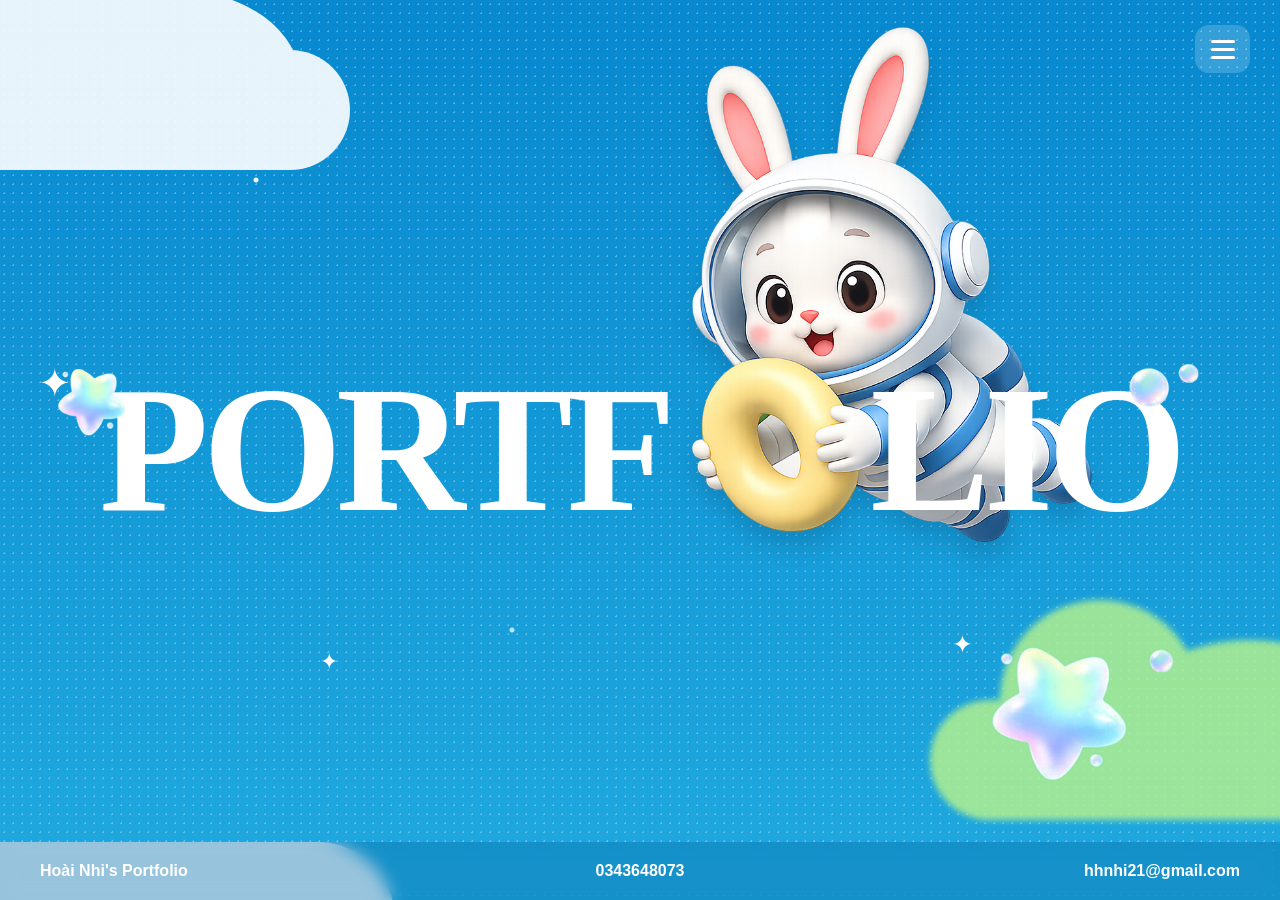
<file: index.html>
<!DOCTYPE html>
<html lang="vi">
    
<head>
    <meta charset="UTF-8">
    <meta name="viewport" content="width=device-width, initial-scale=1.0">

    <title>Hoài Nhi | Portfolio</title>

    <link rel="stylesheet" href="style.css">
</head>

<body>

   <!-- ================= HEADER ================= -->

<header class="header">

    <div class="background-decor">
        <img src="images/star.png" class="star star-1">
        <img src="images/star.png" class="star star-2">

        <img src="images/bubble.png" class="bubble bubble-1">
        <img src="images/bubble.png" class="bubble bubble-2">
        <img src="images/bubble.png" class="bubble bubble-3">
    </div>

    <!-- MENU BUTTON -->
    <button class="menu-button" id="menuButton">
        <span></span>
        <span></span>
        <span></span>
    </button>

</header>

    <!-- ================= MENU ================= -->

    <nav class="menu" id="menu">

        <a href="about.html">Hồ sơ</a>

        <a href="skills.html">Kho kỹ năng</a>

        <a href="experience.html">Lịch sử công việc</a>

        <a href="projects.html">Dự án nổi bật</a>

        <a href="certificates.html">Chứng chỉ</a>

    </nav>


    <!-- ================= HOME ================= -->

    <main class="home">

        <!-- Background decoration -->

        <div class="cloud cloud-1"></div>

        <div class="cloud cloud-2"></div>

        <div class="cloud cloud-3"></div>


        <!-- Stars -->

        <div class="star star-1">✦</div>

        <div class="star star-2">✦</div>

        <div class="star star-3">✦</div>


        <!-- PORTFOLIO -->

        <div class="portfolio-title">

            <span>PORTF</span>

           <div class="rabbit-area">

    <div class="rabbit">
        <img src="images/rabbit.png" alt="Hoài Nhi Rabbit">
    </div>

</div>

            <span>LIO</span>

        </div>

    </main>


    <!-- ================= FOOTER ================= -->

    <footer class="footer">

          <div>
        Hoài Nhi's Portfolio
    </div>

    <div>
        0343648073
    </div>

    <div>
        <a href="mailto:hhnhi21@gmail.com">
            hhnhi21@gmail.com
        </a>
    </div>

</footer>
</div>

    </footer>


    <script src="script.js"></script>

</body>

</html>
</file>
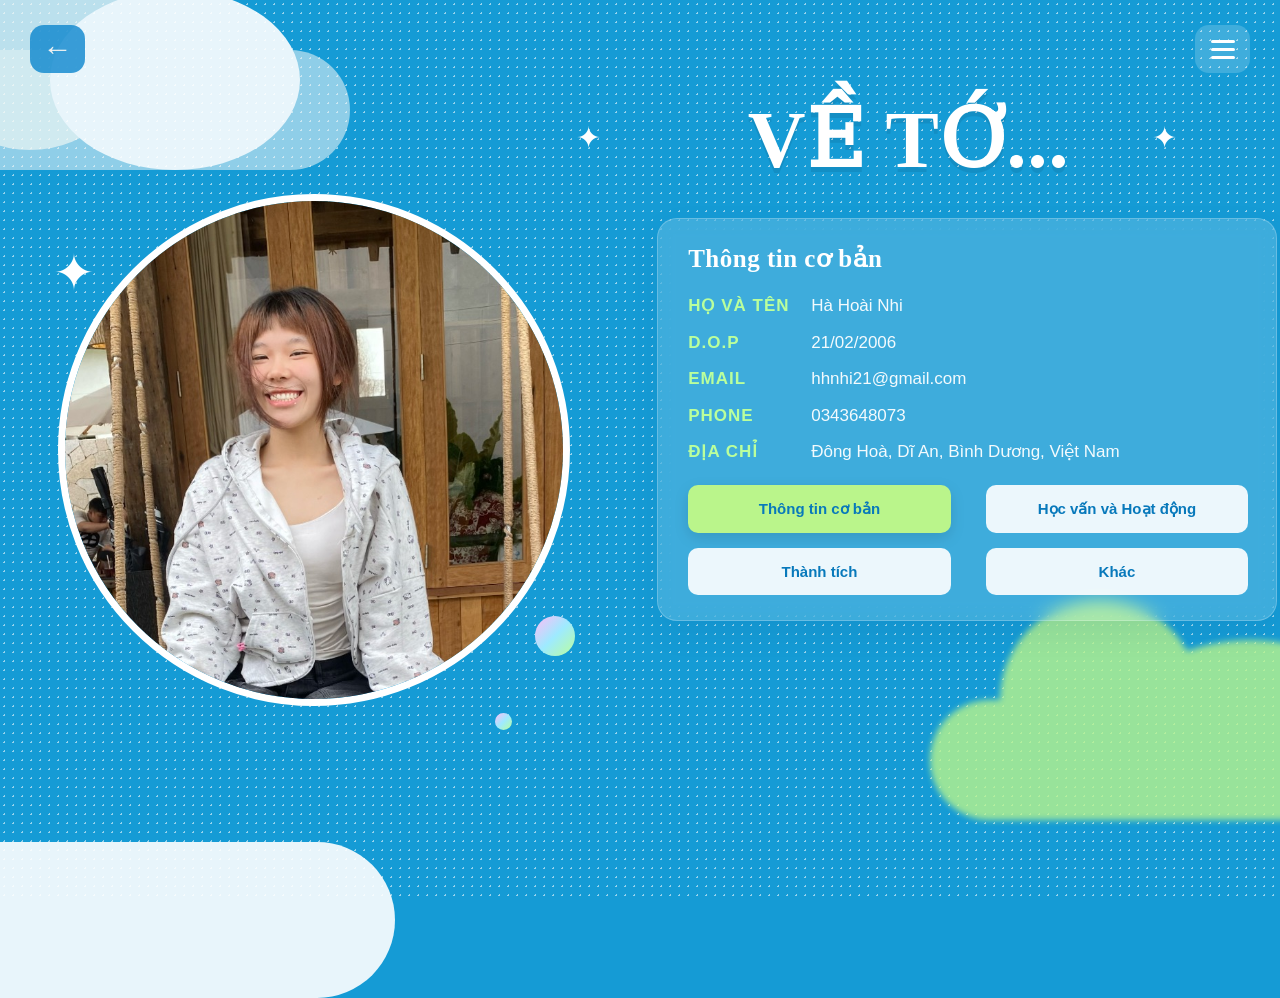
<file: about.html>
<!DOCTYPE html>
<html lang="en">

<head>

    <meta charset="UTF-8">

    <meta name="viewport" content="width=device-width, initial-scale=1.0">

    <title>About Me | Hoài Nhi</title>

    <link rel="stylesheet" href="about.css">

</head>


<body>


    <!-- ==========================================
         BACKGROUND
    =========================================== -->

    <div class="background-dots"></div>


    <!-- ==========================================
         CLOUDS
    =========================================== -->

    <div class="cloud cloud-1"></div>

    <div class="cloud cloud-2"></div>

    <div class="cloud cloud-3"></div>



    <!-- ==========================================
         DECORATION
    =========================================== -->

    <div class="star star-1">✦</div>

    <div class="star star-2">✦</div>

    <div class="bubble bubble-1"></div>

    <div class="bubble bubble-2"></div>



    <!-- ==========================================
         BACK BUTTON
    =========================================== -->

    <a href="index.html" class="back-button">

        <span>←</span>

    </a>



    <!-- ==========================================
         MENU BUTTON
    =========================================== -->

    <button class="menu-button" id="menuButton">

        <span></span>

        <span></span>

        <span></span>

    </button>



    <!-- ==========================================
         MENU
    =========================================== -->

    <nav class="menu" id="sideMenu">


        <a href="about.html">
            Hồ sơ
        </a>


        <a href="skills.html">
            Kho kỹ năng
        </a>


        <a href="experience.html">
            Lịch sử công việc
        </a>
        
        
        <a href="projects.html">
            Dự án nổi bật
        </a>


        <a href="certificates.html">
            Chứng chỉ
        </a>


    </nav>

<!-- ==========================================
     MAIN CONTENT
=========================================== -->

<main class="about-container">


    <!-- ======================================
         LEFT — PROFILE IMAGE
    ======================================= -->

    <section class="about-left">

        <div class="profile-wrapper">

            <div class="profile-circle">

                <img
                    src="images/hoainhi.jpg"
                    alt="Hoài Nhi"
                >

            </div>

            <div class="profile-star">
                ✦
            </div>

            <div class="profile-bubble"></div>

        </div>

    </section>



    <!-- ======================================
         RIGHT — ABOUT CONTENT
    ======================================= -->

    <section class="about-right">


        <!-- ==================================
             TITLE
        =================================== -->

        <h1 class="about-title">
            VỀ TỚ...
        </h1>



        <!-- ==================================
             CONTENT
        =================================== -->

        <div class="about-content">


            <!-- ==========================================
     THÔNG TIN CƠ BẢN
=========================================== -->

<div class="content-section active" id="basic">

    <h2>Thông tin cơ bản</h2>

    <p>
        <strong>Họ và tên</strong>
        <span>Hà Hoài Nhi</span>
    </p>

    <p>
        <strong>D.O.P</strong>
        <span>21/02/2006</span>
    </p>

    <p>
        <strong>Email</strong>
        <span>hhnhi21@gmail.com</span>
    </p>

    <p>
        <strong>Phone</strong>
        <span>0343648073</span>
    </p>

    <p>
        <strong>Địa chỉ</strong>
        <span>Đông Hoà, Dĩ An, Bình Dương, Việt Nam</span>
    </p>

</div>


<!-- ==========================================
     HỌC VẤN & HOẠT ĐỘNG
=========================================== -->

<div class="content-section" id="education & activities">

    <h2>Học vấn</h2>

    <p>
        <strong>Trường</strong>
        <span>
            Đại học Kinh tế - Luật, ĐHQG-HCM
        </span>
    </p>

    <p>
        <strong>Ngành</strong>
        <span>Công nghệ Tài chính (Fintech)</span>
    </p>

    <p>
        <strong>GPA</strong>
        <span>8.2</span>
    </p>

    <p>
        <strong>Rèn luyện</strong>
        <span>93</span>
    </p>

    <h2 class="sub-title">Hoạt động</h2>

    <p>
        <strong>Chi đoàn</strong>
        <span>Phó Bí thư Chi đoàn</span>
    </p>

    <p>
        <strong>Chi hội</strong>
        <span>Chi hội trưởng</span>
    </p>

    <p>
        <strong>FBG</strong>
        <span>Phó ban Đối ngoại</span>
    </p>

</div>


<!-- ==========================================
     THÀNH TÍCH
=========================================== -->

<div class="content-section" id="achievements">

    <h2>Thành tích</h2>

    <p>
        <strong>2020</strong>
        <span>
            Giải Ba Học sinh giỏi Ngữ văn cấp Tỉnh
        </span>
    </p>

    <p>
        <strong>2021</strong>
        <span>
            Giải Ba cuộc thi "Khí tượng Thủy văn trong em"
            cấp Quốc gia
        </span>
    </p>

    <p>
        <strong>2022</strong>
        <span>
            Giải Khuyến khích Nghiên cứu Khoa học cấp Tỉnh
        </span>
    </p>

    <p>
        <strong>2023</strong>
        <span>
            Giải Khuyến khích Học sinh giỏi Ngữ văn cấp Tỉnh
        </span>
    </p>

</div>


<!-- ==========================================
     KHÁC
=========================================== -->

<div class="content-section" id="other">

    <h2>Đang tự học</h2>

    <p>
        <strong>01</strong>
        <span>UML</span>
    </p>

    <p>
        <strong>02</strong>
        <span>BPMN</span>
    </p>

    <p>
        <strong>03</strong>
        <span>Agile Scrum</span>
    </p>

</div>


        <!-- ==================================
             4 BUTTONS
        =================================== -->

        <div class="about-buttons">

            <button
                class="about-btn active"
                data-target="basic"
            >
                Thông tin cơ bản
            </button>

            <button
                class="about-btn"
                data-target="education & activities"
            >
                Học vấn và Hoạt động
            </button>

            <button
                class="about-btn"
                data-target="achievements"
            >
                Thành tích
            </button>


            <button
                class="about-btn"
                data-target="other"
            >
                Khác
            </button>

        </div>

    </section>

</main>
<script>

const menuButton =
    document.getElementById("menuButton");

const sideMenu =
    document.getElementById("sideMenu");


/* ==============================
   MENU
============================== */

menuButton.addEventListener("click", function () {

    sideMenu.classList.toggle("show");

});


/* Click ra ngoài menu */

document.addEventListener("click", function (event) {

    if (
        !menuButton.contains(event.target) &&
        !sideMenu.contains(event.target)
    ) {

        sideMenu.classList.remove("show");

    }

});


/* ==============================
   ABOUT BUTTONS
============================== */

const aboutButtons =
    document.querySelectorAll(".about-btn");

const contentSections =
    document.querySelectorAll(".content-section");


aboutButtons.forEach(function (button) {

    button.addEventListener("click", function () {

        const target =
            button.getAttribute("data-target");


        /* Tắt active của tất cả nút */

        aboutButtons.forEach(function (btn) {

            btn.classList.remove("active");

        });


        /* Ẩn tất cả nội dung */

        contentSections.forEach(function (section) {

            section.classList.remove("active");

        });


        /* Bật nút được chọn */

        button.classList.add("active");


        /* Hiện nội dung tương ứng */

        document
            .getElementById(target)
            .classList.add("active");

    });

});

</script>
</file>
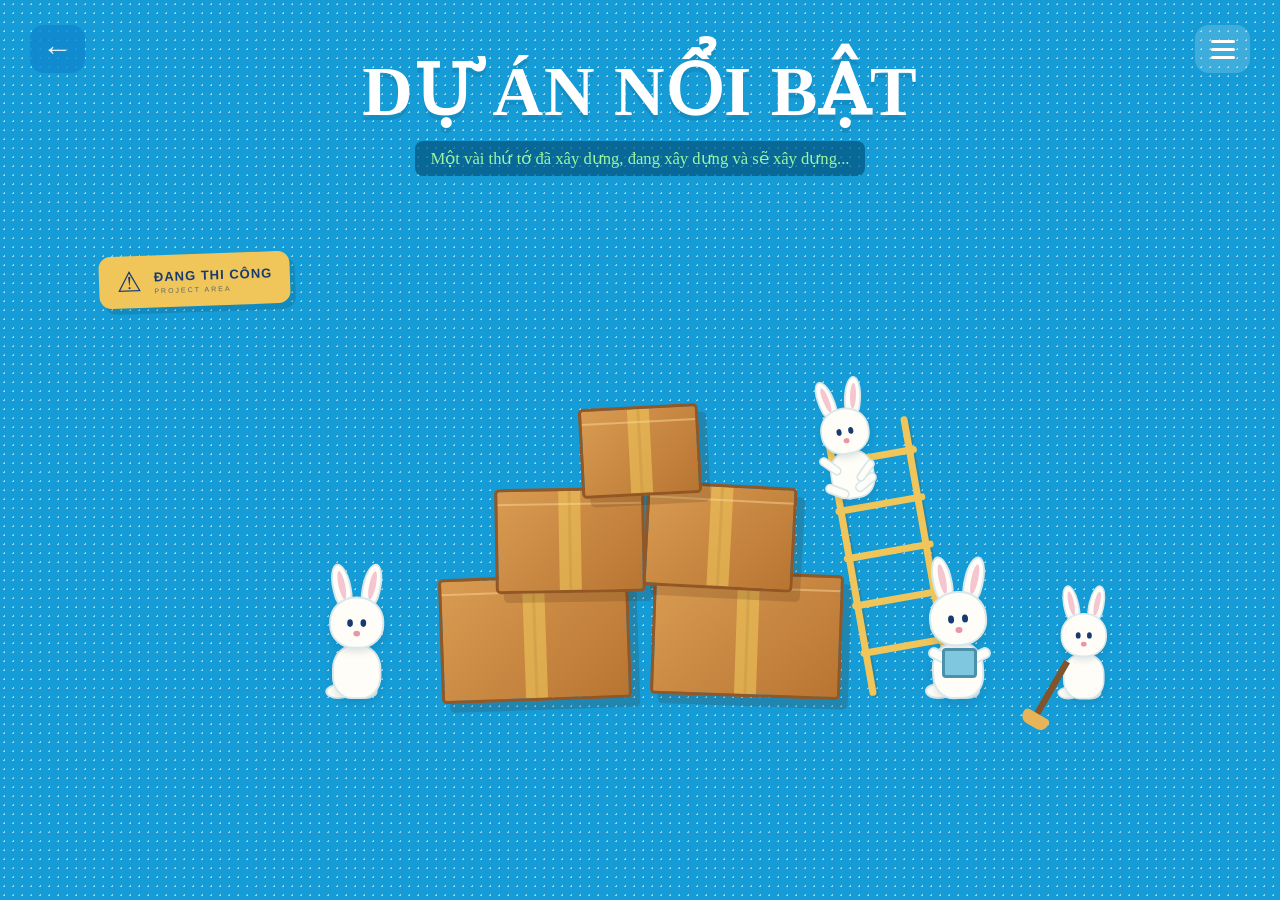
<file: projects.html>
<!DOCTYPE html>
<html lang="vi">

<head>
    <meta charset="UTF-8">

    <meta name="viewport"
          content="width=device-width, initial-scale=1.0">

    <title>Dự án - Hà Hoài Nhi</title>

    <link rel="stylesheet" href="projects.css">
</head>

<body>

<!-- =====================================================
     BACK BUTTON
===================================================== -->

<button class="back-button" onclick="history.back()">
    <span>←</span>
</button>


<!-- =====================================================
     MENU BUTTON
===================================================== -->

<button class="menu-button" id="menuButton">

    <span></span>
    <span></span>
    <span></span>

</button>


<!-- =====================================================
     MENU PANEL
===================================================== -->

<div class="menu-panel" id="menuPanel">

    <a href="about.html">
        Hồ sơ
    </a>

    <a href="skills.html">
        Kho kỹ năng
    </a>

    <a href="experience.html">
        Lịch sử công việc
    </a>

    <a href="projects.html" class="active">
        Dự án nổi bật
    </a>

    <a href="certificates.html">
        Chứng chỉ
    </a>

</div>



<!-- =====================================================
     MAIN
===================================================== -->

<main class="projects-page">


    <!-- =================================================
         HEADER
    ================================================== -->

    <header class="page-header">

        <h1>DỰ ÁN NỔI BẬT</h1>

        <p>
            Một vài thứ tớ đã xây dựng, đang xây dựng và sẽ xây dựng...
        </p>

    </header>

<!-- =====================================================
     CONSTRUCTION SITE
===================================================== -->

<section class="construction-site">

    <!-- =========================
         BIỂN ĐANG THI CÔNG
    ========================== -->

    <div class="construction-sign-board">

        <div class="warning-icon">⚠</div>

        <div class="sign-text">
            <strong>ĐANG THI CÔNG</strong>
            <span>PROJECT AREA</span>
        </div>

    </div>


    <!-- =========================
         THỎ 1 — ĐANG NHÌN THÙNG
    ========================== -->

    <div class="bunny bunny-look">

        <div class="bunny-ear ear-left"></div>
        <div class="bunny-ear ear-right"></div>

        <div class="bunny-head">

            <div class="bunny-eye eye-left"></div>
            <div class="bunny-eye eye-right"></div>

            <div class="bunny-nose"></div>

        </div>

        <div class="bunny-body"></div>

        <div class="bunny-foot foot-left"></div>
        <div class="bunny-foot foot-right"></div>

    </div>


    <!-- =========================
         THÙNG CHÍNH
    ========================== -->

    <div class="boxes-main">

        <!-- tầng dưới -->

        <div class="box box-large box-a">
            <div class="box-tape"></div>
        </div>

        <div class="box box-large box-b">
            <div class="box-tape"></div>
        </div>


        <!-- tầng giữa -->

        <div class="box box-medium box-c">
            <div class="box-tape"></div>
        </div>

        <div class="box box-medium box-d">
            <div class="box-tape"></div>
        </div>


        <!-- tầng trên -->

        <div class="box box-small box-e">
            <div class="box-tape"></div>
        </div>

    </div>


    <!-- =========================
         THỎ 2 — ĐANG BÊ ĐỒ
    ========================== -->

    <div class="bunny bunny-carry">

        <div class="bunny-ear ear-left"></div>
        <div class="bunny-ear ear-right"></div>

        <div class="bunny-head">

            <div class="bunny-eye eye-left"></div>
            <div class="bunny-eye eye-right"></div>

            <div class="bunny-nose"></div>

        </div>

        <div class="bunny-body"></div>

        <div class="bunny-arms">

            <div class="arm-left"></div>
            <div class="arm-right"></div>

        </div>

        <!-- món đồ đang bê -->

        <div class="carried-item"></div>

        <div class="bunny-foot foot-left"></div>
        <div class="bunny-foot foot-right"></div>

    </div>


    <!-- =========================
         THANG
    ========================== -->

    <div class="ladder">

        <div class="ladder-side ladder-left"></div>
        <div class="ladder-side ladder-right"></div>

        <div class="ladder-step step-1"></div>
        <div class="ladder-step step-2"></div>
        <div class="ladder-step step-3"></div>
        <div class="ladder-step step-4"></div>
        <div class="ladder-step step-5"></div>

    </div>


    <!-- =========================
         THỎ 3 — ĐANG LEO THANG
    ========================== -->

    <div class="bunny bunny-climb">

        <div class="bunny-ear ear-left"></div>
        <div class="bunny-ear ear-right"></div>

        <div class="bunny-head">

            <div class="bunny-eye eye-left"></div>
            <div class="bunny-eye eye-right"></div>

            <div class="bunny-nose"></div>

        </div>

        <div class="bunny-body"></div>

        <div class="bunny-arm-climb arm-climb-left"></div>
        <div class="bunny-arm-climb arm-climb-right"></div>

        <div class="bunny-leg-climb leg-climb-left"></div>
        <div class="bunny-leg-climb leg-climb-right"></div>

    </div>


    <!-- =========================
         THỎ 4 — NGỒI DỌN ĐỒ
    ========================== -->
    <div class="bunny bunny-clean">

        <div class="bunny-ear ear-left"></div>
        <div class="bunny-ear ear-right"></div>

        <div class="bunny-head">

            <div class="bunny-eye eye-left"></div>
            <div class="bunny-eye eye-right"></div>

            <div class="bunny-nose"></div>

        </div>

        <div class="bunny-body"></div>

        <div class="broom"></div>

        <div class="bunny-foot foot-left"></div>
        <div class="bunny-foot foot-right"></div>

    </div>

</section>


<script>

const menuButton = document.getElementById("menuButton");
const menuPanel = document.getElementById("menuPanel");

menuButton.addEventListener("click", function () {
    menuPanel.classList.toggle("open");
});

document.addEventListener("click", function (event) {

    if (
        !menuButton.contains(event.target) &&
        !menuPanel.contains(event.target)
    ) {
        menuPanel.classList.remove("open");
    }

});

</script>

</body>
</html>
</file>
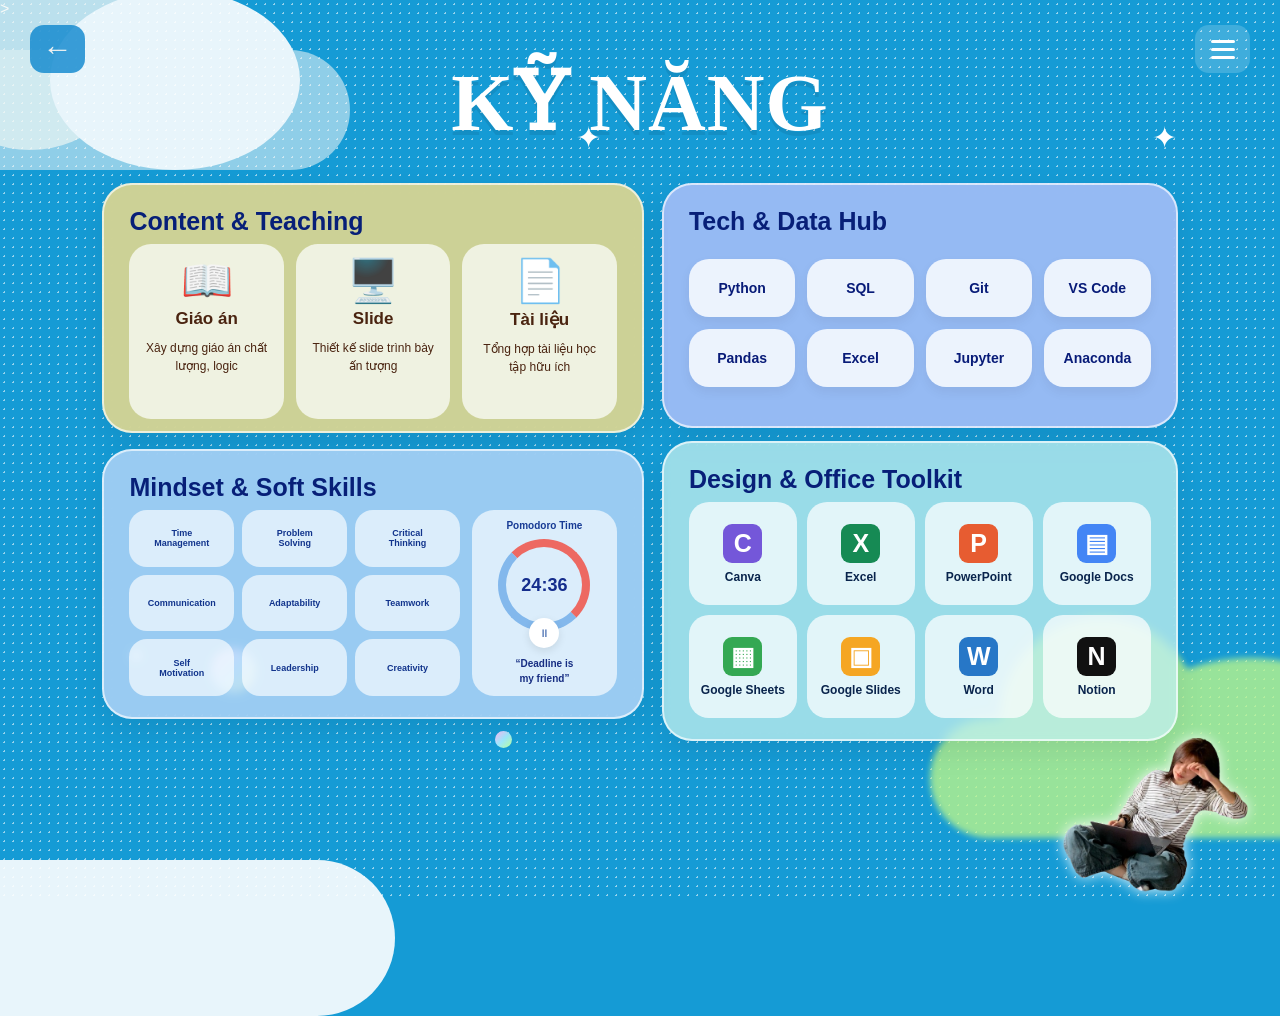
<file: skills.html>
<!DOCTYPE html>
<html lang="vi">

<head>

    <meta charset="UTF-8">

    <meta name="viewport" content="width=device-width, initial-scale=1.0">

    <title>Kho kỹ năng | Hoài Nhi</title>    
    >

    <link rel="stylesheet" href="skills.css">

</head>


<body>


<!-- =====================================================
     BACKGROUND
===================================================== -->

<div class="background-dots"></div>


<!-- =====================================================
     CLOUDS
===================================================== -->

<div class="cloud cloud-1"></div>

<div class="cloud cloud-2"></div>

<div class="cloud cloud-3"></div>


<!-- =====================================================
     DECORATION
===================================================== -->

<div class="star star-1">✦</div>

<div class="star star-2">✦</div>

<div class="star star-3">✦</div>


<div class="bubble bubble-1"></div>

<div class="bubble bubble-2"></div>


<!-- =====================================================
     BACK BUTTON
===================================================== -->

<a href="index.html" class="back-button">

    <span>←</span>

</a>


<!-- =====================================================
     MENU BUTTON
===================================================== -->

<button
    class="menu-button"
    id="menuButton"
>

    <span></span>

    <span></span>

    <span></span>

</button>


<!-- =====================================================
     MENU
===================================================== -->

<nav
    class="menu"
    id="sideMenu"
>

    <a href="about.html">
        Hồ sơ
    </a>

    <a
        href="skills.html"
        class="active"
    >
        Kho kỹ năng
    </a>

    <a href="experience.html">
        Lịch sử công việc
    </a>

    <a href="projects.html">
        Dự án nổi bật
    </a>

    <a href="certificates.html">
        Chứng chỉ
    </a>

</nav>



<!-- =====================================================
     MAIN SKILLS
===================================================== -->

<main class="skills-container">

<!-- =================================================
     PAGE TITLE
================================================== -->

<h1 class="skills-page-title">
    KỸ NĂNG
</h1>

    <!-- =================================================
         TECH & DATA HUB
    ================================================== -->

    <section class="skill-card tech-card">

        <h1>
            Tech & Data Hub
        </h1>

        <div class="tech-grid">


            <div class="tech-item">

                <span>
                    Python
                </span>

            </div>


            <div class="tech-item">

                <span>
                    SQL
                </span>

            </div>


            <div class="tech-item">

                <span>
                    Git
                </span>

            </div>


            <div class="tech-item">

                <span>
                    VS Code
                </span>

            </div>


            <div class="tech-item">


                <span>
                    Pandas
                </span>

            </div>


            <div class="tech-item">


                <span>
                    Excel
                </span>

            </div>


            <div class="tech-item">

                <span>
                    Jupyter
                </span>

            </div>


            <div class="tech-item">

                <span>
                    Anaconda
                </span>

            </div>


        </div>

    </section>


    <!-- =================================================
         CONTENT & TEACHING
    ================================================== -->

    <section class="skill-card teaching-card">


        <h1>
            Content & Teaching
        </h1>


        <div class="teaching-grid">


            <div class="teaching-item">

                <div class="teaching-icon">
                    📖
                </div>

                <h2>
                    Giáo án
                </h2>

                <p>
                    Xây dựng giáo án
                    chất lượng, logic
                </p>

            </div>


            <div class="teaching-item">

                <div class="teaching-icon">
                    🖥️
                </div>

                <h2>
                    Slide
                </h2>

                <p>
                    Thiết kế slide
                    trình bày ấn tượng
                </p>

            </div>


            <div class="teaching-item">

                <div class="teaching-icon">
                    📄
                </div>

                <h2>
                    Tài liệu
                </h2>

                <p>
                    Tổng hợp tài liệu
                    học tập hữu ích
                </p>

            </div>


        </div>

    </section>



    <!-- =================================================
         DESIGN & OFFICE
    ================================================== -->

    <section class="skill-card office-card">


        <h1>
            Design & Office Toolkit
        </h1>

        <div class="office-grid">


            <div class="office-item">

                <div class="office-icon canva">
                    C
                </div>

                <span>
                    Canva
                </span>

            </div>


            <div class="office-item">

                <div class="office-icon excel-icon">
                    X
                </div>

                <span>
                    Excel
                </span>

            </div>


            <div class="office-item">

                <div class="office-icon powerpoint">
                    P
                </div>

                <span>
                    PowerPoint
                </span>

            </div>


            <div class="office-item">

                <div class="office-icon docs">
                    ▤
                </div>

                <span>
                    Google Docs
                </span>

            </div>


            <div class="office-item">

                <div class="office-icon sheets">
                    ▦
                </div>

                <span>
                    Google Sheets
                </span>

            </div>


            <div class="office-item">

                <div class="office-icon slides">
                    ▣
                </div>

                <span>
                    Google Slides
                </span>

            </div>


            <div class="office-item">

                <div class="office-icon word">
                    W
                </div>

                <span>
                    Word
                </span>

            </div>


            <div class="office-item">

                <div class="office-icon notion">
                    N
                </div>

                <span>
                    Notion
                </span>

            </div>


        </div>

    </section>



    <!-- =================================================
         MINDSET & SOFT SKILLS
    ================================================== -->

    <section class="skill-card mindset-card">


        <h1>
            Mindset & Soft Skills
        </h1>


        <div class="mindset-content">


            <div class="softskills-grid">


                <div class="soft-item">
                    <p>Time<br>Management</p>
                </div>


                <div class="soft-item">
                    <p>Problem<br>Solving</p>
                </div>


                <div class="soft-item">
                    <p>Critical<br>Thinking</p>
                </div>


                <div class="soft-item">
                    <p>Communication</p>
                </div>


                <div class="soft-item">
                    <p>Adaptability</p>
                </div>


                <div class="soft-item">
                    <p>Teamwork</p>
                </div>


                <div class="soft-item">
                    <p>Self<br>Motivation</p>
                </div>


                <div class="soft-item">
                    <p>Leadership</p>
                </div>


                <div class="soft-item">
                    <p>Creativity</p>
                </div>


            </div>



            <!-- =========================================
                 POMODORO
            ========================================== -->

            <div class="pomodoro">


                <h3>
                    Pomodoro Time
                </h3>


                <div class="timer">

                    24:36

                </div>


                <div class="pause-button">
                    ⏸
                </div>


                <p>
                    “Deadline is<br>
                    my friend” 
                </p>


            </div>


        </div>

    </section>



    <!-- =================================================
         PROFILE IMAGE
    ================================================== -->

    <div class="skills-profile">

        <img
            src="images/hoainhi2.png"
            alt="Hoài Nhi"
        >

    </div>


</main>



<!-- =====================================================
     JAVASCRIPT
===================================================== -->

<script>

const menuButton =
document.getElementById("menuButton");

const sideMenu =
document.getElementById("sideMenu");


/* ==============================
   MENU
============================== */

menuButton.addEventListener(
    "click",
    function () {

        sideMenu.classList.toggle("show");

    }
);


/* ==============================
   CLICK RA NGOÀI MENU
============================== */

document.addEventListener(
    "click",
    function (event) {

        if (
            !menuButton.contains(event.target) &&
            !sideMenu.contains(event.target)
        ) {

            sideMenu.classList.remove("show");

        }

    }
);

</script>


</body>

</html>
</file>
<file: style.css>
/* ==============================
   RESET
============================== */

* {
    margin: 0;
    padding: 0;
    box-sizing: border-box;
}

html,
body {
    width: 100%;
    height: 100%;
}

body {
    overflow: hidden;
}


/* ==============================
   HOME
============================== */

.home {
    position: relative;

    width: 100%;
    height: 100vh;

    overflow: hidden;

    background:
        radial-gradient(
            circle at 20% 20%,
            rgba(255,255,255,0.9) 0 2px,
            transparent 3px
        ),

        radial-gradient(
            circle at 70% 30%,
            rgba(255,255,255,0.8) 0 2px,
            transparent 3px
        ),

        radial-gradient(
            circle at 40% 70%,
            rgba(255,255,255,0.7) 0 2px,
            transparent 3px
        ),

        linear-gradient(
            #0788cf,
            #20a9df
        );
}


/* ==============================
   DOTTED BACKGROUND
============================== */

.home::before {
    content: "";

    position: absolute;

    inset: 0;

    opacity: 0.3;

    background-image:
        radial-gradient(
            white 1px,
            transparent 1px
        );

    background-size: 9px 9px;

    pointer-events: none;
}


/* ==============================
   HEADER
============================== */

.header {
    position: absolute;

    top: 0;
    left: 0;

    width: 100%;

    padding: 25px 40px;

    display: flex;

    justify-content: space-between;

    align-items: center;

    z-index: 50;
}

.logo {
    color: rgb(17, 175, 233);

    font-size: 25px;

    font-family: serif;

    font-weight: 900;

    letter-spacing: 1px;
}


/* ==============================
   MENU BUTTON
============================== */

.menu-button {
    position: fixed;

    top: 25px;
    right: 30px;

    width: 55px;
    height: 48px;

    border: none;
    border-radius: 14px;

    background: rgba(255,255,255,0.18);

    cursor: pointer;

    display: flex;
    flex-direction: column;
    justify-content: center;
    align-items: center;

    gap: 5px;

    z-index: 9999;
}

.menu-button span {
    width: 24px;
    height: 3px;

    background: white;

    border-radius: 10px;
 }

/* ==============================
   MENU
============================== */

.menu {
    position: fixed;

    top: 85px;
    right: 30px;

    width: 250px;

    padding: 15px;

    background: white;

    border-radius: 20px;

    box-shadow:
        0 20px 50px rgba(0,0,0,0.2);

    z-index: 100;

    opacity: 0;

    transform: translateY(-10px);

    pointer-events: none;

    transition: 0.3s;
}

.menu.show {
    opacity: 1;

    transform: translateY(0);

    pointer-events: auto;
}

.menu a {
    display: block;

    font-family: sans-serif;
    
    padding: 14px;

    color: #0879bb;

    font-weight: bold;

    text-decoration: none;

    border-radius: 12px;
}

.menu a:hover {
    background: #e8f7ff;
}


/* ==============================
   CLOUD
============================== */

.cloud {
    position: absolute;

    width: 500px;
    height: 120px;

    border-radius: 100px;

    z-index: 2;
}


/* ==============================
   CLOUD 1
============================== */

.cloud-1 {
    left: -150px;

    top: 50px;

    background: white;

    opacity: 0.9;

    animation:
        cloudMove1
        12s
        infinite
        alternate
        ease-in-out;
}

.cloud-1::before,
.cloud-1::after {
    content: "";

    position: absolute;

    border-radius: 50%;
}

.cloud-1::before {
    width: 220px;
    height: 220px;

    left: 70px;
    bottom: 20px;

    background: white;
}

.cloud-1::after {
    width: 250px;
    height: 180px;

    right: 50px;
    bottom: 0;

    background: white;
}


/* ==============================
   CLOUD 2 — XANH
============================== */

.cloud-2 {
    right: -150px;

    bottom: 80px;

    background: #baf58b;

    opacity: 0.8;

    filter: blur(3px);

    animation:
        cloudMove2
        15s
        infinite
        alternate
        ease-in-out;
}

.cloud-2::before,
.cloud-2::after {
    content: "";

    position: absolute;

    border-radius: 50%;

    background: #baf58b;
}


.cloud-2::before {
    width: 200px;
    height: 200px;

    left: 70px;
    bottom: 20px;
}

.cloud-2::after {
    width: 260px;
    height: 180px;

    right: 50px;
    bottom: 0;
}


/* ==============================
   CLOUD 3
============================== */

.cloud-3 {
    left: -180px;

    bottom: -80px;

    background: white;

    opacity: 0.9;

    transform: scale(1.3);
}


/* ==============================
   CLOUD ANIMATION
============================== */

@keyframes cloudMove1 {

    from {
        transform: translateX(0);
    }

    to {
        transform: translateX(120px);
    }
 }

@keyframes cloudMove2 {

    from {
        transform: translateX(0);
    }

    to {
        transform: translateX(-120px);
    }
 }

/* ==============================
   STARS
============================== */

.star {
    position: absolute;

    color: white;

    font-size: 40px;

    z-index: 5;

    animation:
        twinkle
        3s
        infinite
        ease-in-out;
}

.star-1 {
    left: 12%;

    top: 23%;
}

.star-2 {
    right: 12%;

    top: 28%;

    font-size: 25px;
}

.star-3 {
    left: 25%;
    bottom: 25%;

    font-size: 22px;
}


@keyframes twinkle {

    50% {
        transform:
            scale(1.3)
            rotate(10deg);

        opacity: 0.5;
    }
}


/* ==============================
   HERO
============================== */

.hero {
    position: relative;

    z-index: 10;

    width: 100%;
    height: 100vh;

    display: flex;

    justify-content: center;

    align-items: center;
}

/* ==============================
PORTFOLIO TITLE
============================== */
.portfolio-title {

    position: absolute;

    left: 50%;
    top: 50%;

    transform: translate(-50%, -50%);

    width: 100%;

    display: flex;
    align-items: center;
    justify-content: center;

    color: white;

    font-size: clamp(100px, 14vw, 310px);

    font-weight: 900;

    letter-spacing: -6px;

    line-height: 1;

    z-index: 30;

    white-space: nowrap;
}


/* ==============================
RABBIT AREA
============================== */

.rabbit-area {
    position: relative;

    width: 220px;
    height: 200px;

    margin: 0 -10px;
    padding: 0;

    flex-shrink: 0;

    z-index: 10;
}


/* ==============================
LETTER O
============================== */

.letter-o {
    display: none;
}


/* ==============================
RABBIT CONTAINER
============================== */

.rabbit {
    position: absolute;

    width: 750px;
    height: auto;

    left: 0%;
    top: -20%;

    transform: translate(-50%, -50%);

    z-index: 20;

    pointer-events: none;
}


/* ==============================
RABBIT IMAGE
============================== */

.rabbit img {
    display: block;

    width: 1000px !important;
    height: auto !important;

    max-width: none !important;
    max-height: none !important;

    object-fit: contain;

    filter:
        drop-shadow(
            0 15px 10px
            rgba(0,60,100,0.2)
        );
}


/* ==============================
   FOOTER
============================== */

.footer {
    position: absolute;

    z-index: 20;

    bottom: 0;
    left: 0;

    width: 100%;

    padding: 20px 40px;

    display: grid;

    grid-template-columns:
        1fr 1fr 1fr;

    color: white;

    background:
        rgba(0,100,160,0.35);

    backdrop-filter: blur(8px);

    font-weight: bold;

    font-family: sans-serif;

}

.footer div:nth-child(2) {
    text-align: center;
}

.footer div:nth-child(3) {
    text-align: right;
}

.footer a {
    color: white;

    text-decoration: none;
}


/* ==============================
   MOBILE
============================== */

@media (max-width: 700px) {

    .header {
        padding: 20px;
        font-family: sans-serif;
    }

    .portfolio-title {
        font-size: 15vw;
        letter-spacing: -3px;
    }

    .footer {
        padding: 15px 20px;
        font-size: 11px;
        font-family: sans-serif;

    }
}
.portfolio-title span {
    position: relative;
    z-index: 50;
}

.rabbit {
    z-index: 20;
}

/* ==============================
   BACKGROUND DECORATION
============================== */

.background-decor {
    position: fixed;
    inset: 0;
    width: 100%;
    height: 100%;
    pointer-events: none;
    z-index: 0;
    overflow: hidden;
}

/* Ngôi sao */
.star {
    position: absolute;
    width: 100px;
    height: auto;
    animation: floatStar 4s ease-in-out infinite;
}

/* Vị trí từng ngôi sao */
.star-1 {
    top: 40%;
    left: 3%;
}

.star-2 {
    top: 70%;
    right: 10%;
    width: 200px;
    animation-delay: 1s;
}

/* Bong bóng */
.bubble {
    position: absolute;
    width: 60px;
    height: auto;
    animation: floatBubble 5s ease-in-out infinite;
}

/* Vị trí từng bong bóng */
.bubble-1 {
    top: 40%;
    right: 8%;
}

.bubble-2 {
    bottom: 25%;
    right: 8%;
    width: 35px;
    animation-delay: 1.5s;
}

.bubble-3 {
    right: 6%;
    top: 40%;
    width: 30px;
    animation-delay: 3s;
}

/* ==============================
   ANIMATION
============================== */

@keyframes floatStar {
    0%, 100% {
        transform: translateY(0) rotate(0deg);
    }

    50% {
        transform: translateY(-10px) rotate(8deg);
    }
}

@keyframes floatBubble {
    0%, 100% {
        transform: translateY(0);
    }

    50% {
        transform: translateY(-15px);
    }
}


/* Thanh footer đứng yên */
footer {
    position: relative;
    overflow: hidden;
}

/* Chỉ 3 dòng chữ chạy */
footer > div {
    animation: footerMove 40s linear infinite;
}

/* ==============================
   CHỈ CHẠY CHỮ
============================== */

@keyframes footerMove {

    /* Vị trí ban đầu */
    0% {
        transform: translateX(0);
    }

    /* Chạy sang trái */
    12.5% {
        transform: translateX(-100vw);
    }

    /* Xuất hiện từ bên phải */
    12.6% {
        transform: translateX(100vw);
    }

    /* Chạy về vị trí ban đầu */
    25% {
        transform: translateX(0);
    }

    /* Đứng yên 30 giây */
    25%,
    100% {
        transform: translateX(0);
    }
}
</file>
<file: about.css>
/* =====================================================
   RESET
===================================================== */

* {
    margin: 0;
    padding: 0;
    box-sizing: border-box;
}


/* =====================================================
   BODY
===================================================== */

body {

    width: 100%;
    min-height: 100vh;

    overflow: hidden;

    position: relative;

    font-family: Helvetica, sans-serif;

    background: #159bd5;

    color: white;
}


/* =====================================================
   BACKGROUND DOTS
   TỰ TẠO BẰNG CSS
===================================================== */

.background-dots {

    position: fixed;

    inset: 0;

    z-index: -10;

    background-color: #159bd5;

    background-image:

        radial-gradient(
            rgba(255,255,255,0.55) 1px,
            transparent 1px
        );

    background-size: 9px 9px;

}


/* =====================================================
   MENU BUTTON
===================================================== */

.menu-button {

    position: fixed;

    top: 25px;

    right: 30px;

    width: 55px;

    height: 48px;

    border: none;

    border-radius: 14px;

    background: rgba(255,255,255,0.18);

    cursor: pointer;

    display: flex;

    flex-direction: column;

    justify-content: center;

    align-items: center;

    gap: 5px;

    z-index: 101;

}


.menu-button span {

    width: 24px;

    height: 3px;

    background: white;

    border-radius: 10px;

}


/* =====================================================
   MENU
===================================================== */

.menu {

    position: fixed;

    top: 85px;

    right: 30px;

    width: 250px;

    padding: 15px;

    background: white;

    border-radius: 20px;

    box-shadow:
        0 20px 50px rgba(0,0,0,0.2);

    z-index: 100;

    opacity: 0;

    transform: translateY(-10px);

    pointer-events: none;

    transition: 0.3s;

}


.menu.show {

    opacity: 1;

    transform: translateY(0);

    pointer-events: auto;

}


.menu a {
    display: block;

    font-family: sans-serif;
    
    padding: 14px;

    color: #0879bb;

    font-weight: bold;

    text-decoration: none;

    border-radius: 12px;
}


.menu a:hover {

    background: #e8f7ff;

}


/* =====================================================
   BACK BUTTON
===================================================== */

.back-button {

    position: fixed;

    top: 25px;

    left: 30px;

    width: 55px;

    height: 48px;

    border-radius: 14px;

    background: rgba(15, 136, 206, 0.812);

    display: flex;

    align-items: center;

    justify-content: center;

    text-decoration: none;

    z-index: 101;

    transition: 0.3s;

}


.back-button span {

    color: rgb(239, 241, 241);

    font-size: 30px;

    font-family: sans-serif;

    line-height: 1;

}


.back-button:hover {

    background: rgba(42, 179, 242, 0.921);

}


/* =====================================================
   CLOUD
===================================================== */

.cloud {

    position: absolute;

    width: 500px;

    height: 120px;

    border-radius: 100px;

    z-index: 2;

    pointer-events: none;

}


/* =====================================================
   CLOUD 1
===================================================== */

.cloud-1 {

    left: -150px;

    top: 50px;

    background: rgba(246, 249, 247, 0.607);

    opacity: 0.9;

    animation:
        cloudMove1
        12s
        infinite
        alternate
        ease-in-out;

}


.cloud-1::before,
.cloud-1::after {

    content: "";

    position: absolute;

    border-radius: 50%;

}


.cloud-1::before {

    width: 220px;

    height: 220px;

    left: 70px;

    bottom: 20px;

    background: rgba(246, 248, 246, 0.825);

}


.cloud-1::after {

    width: 250px;

    height: 180px;

    right: 50px;

    bottom: 0;

    background: white;

}


/* =====================================================
   CLOUD 2 — XANH
===================================================== */

.cloud-2 {

    right: -150px;

    bottom: 80px;

    background: #baf58b;

    opacity: 0.8;

    filter: blur(3px);

    animation:
        cloudMove2
        15s
        infinite
        alternate
        ease-in-out;

}


.cloud-2::before,
.cloud-2::after {

    content: "";

    position: absolute;

    border-radius: 50%;

    background: #baf58b;

}


.cloud-2::before {

    width: 200px;

    height: 200px;

    left: 70px;

    bottom: 20px;

}


.cloud-2::after {

    width: 260px;

    height: 180px;

    right: 50px;

    bottom: 0;

}


/* =====================================================
   CLOUD 3
===================================================== */

.cloud-3 {

    left: -180px;

    bottom: -80px;

    background: white;

    opacity: 0.9;

    transform: scale(1.3);

}


/* =====================================================
   CLOUD ANIMATION
===================================================== */

@keyframes cloudMove1 {

    from {

        transform: translateX(0);

    }

    to {

        transform: translateX(120px);

    }

}


@keyframes cloudMove2 {

    from {

        transform: translateX(0);

    }

    to {

        transform: translateX(-120px);

    }

}


/* =====================================================
   DECORATIVE STARS
===================================================== */

/* =====================================================
   DECORATIVE STARS
===================================================== */

.star {
    position: absolute;

    z-index: 3;

    color: white;

    font-size: 35px;

    animation: floatStar 4s ease-in-out infinite;
}


/* =========================
   NGÔI SAO 1
========================= */

.star-1 {
    left: 90%;
    top: 120px;

    font-size: 30px;

    animation-delay: 0s;
}


/* =========================
   NGÔI SAO 2
========================= */

.star-2 {
    left:45%;
    top: 120px;

    font-size: 30px;

    animation-delay: 1s;
}


/* =========================
   NGÔI SAO 3
========================= */

.star-3 {
    left: 10%;
    bottom: 250px;

    font-size: 20px;

    animation-delay: 2s;
}


/* =========================
   STAR ANIMATION
========================= */

@keyframes floatStar {

    0%,
    100% {
        transform: translateY(0) rotate(0deg);
    }

    50% {
        transform: translateY(-10px) rotate(10deg);
    }

}

/* =====================================================
   BUBBLES
===================================================== */

.bubble {

    position: absolute;

    border-radius: 50%;

    background:

        linear-gradient(
            135deg,
            #ffbdf7,
            #9eeaff,
            #baff9c
        );

    z-index: 4;

    animation:
        bubbleMove
        5s
        ease-in-out
        infinite;

}


.bubble-1 {

    width: 45px;

    height: 45px;

    right: 80%;

    bottom: 225px;

}


.bubble-2 {

    width: 17px;

    height: 17px;

    right: 60%;

    bottom: 170px;

    animation-delay: 1s;

}


@keyframes bubbleMove {

    0%,
    100% {

        transform:
            translateY(0);

    }

    50% {

        transform:
            translateY(-15px);

    }

}


/* =====================================================
   MAIN CONTENT
===================================================== */

.about-container {

    width: 100%;
    min-height: 100vh;

    display: flex;

    align-items: center;

    position: relative;

    z-index: 5;

}


/* =====================================================
   LEFT — PROFILE IMAGE
===================================================== */

.about-left {

    width: 49%;

    height: 100vh;

    display: flex;

    align-items: center;

    justify-content: center;

}


/* =====================================================
   RIGHT — ABOUT CONTENT
===================================================== */

.about-right {
    width: 51%;
    min-height: 100vh;

    display: flex;
    flex-direction: column;

    justify-content: flex-start;
    align-items: flex-start;

    padding-left: 30px;
    padding-right: 50px;

    padding-top: 120px;
}


/* =====================================================
   ABOUT TITLE
===================================================== */

.about-title {

    color: white;

    font-family: serif;

    font-size:
        clamp(80px, 5vw, 64px);

    font-weight: 700;

    line-height: 1;

    letter-spacing: 1px;

    text-shadow:
        0 5px 0 rgba(0,0,0,.08);

    position: relative;

    top: -20px;
    left: -35px;

    margin: 0 0 18px 0;

    width: 100%;

    text-align: center;
}


/* =====================================================
   ABOUT CONTENT
===================================================== */

.about-content {

    width: 620px;

    min-height: 170px;

    padding: 25px 30px;

    background: rgba(255,255,255,.16);

    border: 1px solid rgba(255,255,255,.22);

    border-radius: 20px;

    backdrop-filter: blur(8px);
    -webkit-backdrop-filter: blur(8px);

    box-shadow:
        0 12px 30px rgba(0,70,110,.08);
}


/* =====================================================
   CONTENT SECTION
===================================================== */

.content-section {

    display: none;

    animation: contentShow .35s ease;
}


.content-section.active {

    display: block;
}


.content-section h2 {

    margin-bottom: 20px;

    color: white;

    font-family: serif;

    font-size: 25px;

    font-weight: 700;

    letter-spacing: .5px;
}


.content-section p {

    margin-bottom: 10px;

    color: rgba(255,255,255,.9);

    font-family: Helvetica, sans-serif;

    font-size: 15px;

    line-height: 1.6;
}


.content-section strong {

    display: inline-block;

    min-width: 105px;

    color: #baff9c;

    font-size: 13px;

    font-weight: 700;

    letter-spacing: .3px;
}


/* =====================================================
   CONTENT ANIMATION
===================================================== */

@keyframes contentShow {

    from {

        opacity: 0;

        transform: translateY(10px);

    }

    to {

        opacity: 1;

        transform: translateY(0);

    }

}


/* =====================================================
   ABOUT BUTTONS
===================================================== */

.about-buttons {

    width: 560px;

    display: grid;

    grid-template-columns: repeat(2, 1fr);

    column-gap: 35px;
    row-gap: 15px;

    margin-top: 20px;
}


.about-btn {

    border: none;

    padding: 15px 30px;

    border-radius: 10px;

    background: rgba(255,255,255,0.9);

    color: #0879bb;

    font-family: sans-serif;

    font-size: 15px;

    font-weight: bold;

    cursor: pointer;

    transition: all 0.3s ease;

}


.about-btn:hover {

    background: #baf58b;

    transform: translateY(-3px);

}


.about-btn.active {

    background: #baf58b;

    color: #0879bb;

    box-shadow:
        0 5px 15px rgba(0,0,0,0.12);

}


/* =====================================================
   PROFILE
===================================================== */

.profile-wrapper {

    width: min(40vw, 550px);

    height: min(40vw, 550px);

    position: relative;

}


/* =====================================================
   PROFILE CIRCLE
===================================================== */

.profile-circle {

    width: 100%;

    height: 100%;

    border-radius: 50%;

    overflow: hidden;

    background: #c7e8fc;

    border: 7px solid white;

    position: relative;

    z-index: 3;

}


.profile-circle img {

    width: 100%;

    height: 100%;

    object-fit: cover;

    object-position: center;

}


/* =====================================================
   PROFILE STAR
===================================================== */

.profile-star {

    position: absolute;

    top: 50px;

    left: -5px;

    color: white;

    font-size: 50px;

    z-index: 5;

    animation:
        floatProfileStar
        4s
        ease-in-out
        infinite;

}


/* =====================================================
   PROFILE BUBBLE
===================================================== */

.profile-bubble {

    position: absolute;

    right: -5px;

    bottom: 50px;

    width: 40px;

    height: 40px;

    border-radius: 50%;

    background:
        linear-gradient(
            135deg,
            #ffbdf7,
            #9eeaff,
            #baff9c
        );

    z-index: 5;

    animation:
        floatProfileBubble
        5s
        ease-in-out
        infinite;

}


/* =====================================================
   PROFILE ANIMATION
===================================================== */

@keyframes floatProfileStar {

    0%,
    100% {

        transform:
            translateY(0)
            rotate(0deg);

    }

    50% {

        transform:
            translateY(-12px)
            rotate(10deg);

    }

}


@keyframes floatProfileBubble {

    0%,
    100% {

        transform:
            translateY(0);

    }

    50% {

        transform:
            translateY(-15px);

    }

}


/* =====================================================
   RESPONSIVE
===================================================== */

@media (max-width: 900px) {

    body {

        overflow-y: auto;

    }


    .about-container {

        flex-direction: column;

        padding-top: 100px;

    }


    .about-left {

        width: 100%;

        height: auto;

        padding: 30px;

    }


    .about-right {

        width: 100%;

        min-height: auto;

        padding:
            20px
            30px
            60px;

        align-items: center;

        text-align: center;

    }


    .about-title {

        font-size: 75px;

    }


    .about-content {

        width: 90%;

    }


    .about-buttons {

        width: 90%;

    }


    .profile-wrapper {

        width: 400px;

        height: 400px;

        max-width: 75vw;

        max-height: 75vw;

    }

}


/* =====================================================
   MOBILE
===================================================== */

@media (max-width: 500px) {

    .menu-button {

        top: 18px;

        right: 18px;

    }


    .back-button {

        top: 18px;

        left: 18px;

    }


    .menu {

        top: 78px;

        right: 18px;

        width: 230px;

    }


    .about-title {

        font-size: 58px;

        letter-spacing: -2px;

    }


    .content-section h2 {

        font-size: 23px;

    }


    .content-section p {

        font-size: 14px;

    }


    .about-buttons {

        grid-template-columns: 1fr;

    }


    .profile-wrapper {

        width: 300px;

        height: 300px;

    }

}

.content-section p {

    display: flex;

    align-items: baseline;

    gap: 18px;

    margin-bottom: 11px;

    color: white;

    font-family: Helvetica, sans-serif;

    font-size: 20px;

    line-height: 1.5;
}


.content-section p strong {

    flex-shrink: 0;

    width: 90px;

    color: #baff9c;

    font-size: 17px;

    font-weight: 700;

    letter-spacing: 1px;

    text-transform: uppercase;
}


.content-section p span {

    color: rgba(255,255,255,.94);

    font-size: 17px;
}
</file>
<file: projects.css>
/* =====================================================
   RESET
===================================================== */

* {
    margin: 0;
    padding: 0;
    box-sizing: border-box;
}

html {
    scroll-behavior: smooth;
}

body {
    width: 100%;
    min-height: 100vh;

    overflow-x: hidden;

    position: relative;

    font-family: Helvetica, sans-serif;

    background: #159bd5;

    color: white;
}


/* =====================================================
   BACKGROUND DOTS
===================================================== */

body::before {

    content: "";

    position: fixed;

    inset: 0;

    z-index: -10;

    pointer-events: none;

    background-color: #159bd5;

    background-image:
        radial-gradient(
            rgba(255,255,255,.55) 1px,
            transparent 1px
        );

    background-size: 9px 9px;
}

/* =====================================================
   BACK BUTTON 
===================================================== */

.back-button {
    position: fixed;

    top: 25px;
    left: 30px;

    width: 55px;
    height: 48px;

    border: none;
    border-radius: 14px;

    background: rgba(15, 136, 206, 0.812);

    display: flex;
    align-items: center;
    justify-content: center;

    text-decoration: none;
    cursor: pointer;

    z-index: 101;

    transition: 0.3s ease;
}

.back-button span {
    color: rgb(239, 241, 241);

    font-size: 30px;

    font-family: sans-serif;

    line-height: 1;
}

.back-button:hover {
    background: rgba(42, 179, 242, 0.921);

    transform: scale(1.05);
}


/* =====================================================
   MENU BUTTON 
===================================================== */

.menu-button {
    position: fixed;

    top: 25px;
    right: 30px;

    width: 55px;
    height: 48px;

    border: none;
    border-radius: 14px;

    background: rgba(255,255,255,0.18);

    cursor: pointer;

    display: flex;
    flex-direction: column;

    justify-content: center;
    align-items: center;

    gap: 5px;

    z-index: 101;

    transition: 0.3s ease;
}

.menu-button span {
    width: 24px;
    height: 3px;

    background: white;

    border-radius: 10px;

    transition: 0.3s ease;
}

.menu-button:hover {
    background: rgba(255,255,255,0.28);
}


/* =====================================================
   MENU PANEL 
===================================================== */

.menu-panel {
    position: fixed;

    top: 85px;
    right: 30px;

    width: 250px;

    padding: 15px;

    background: white;

    border-radius: 20px;

    box-shadow:
        0 20px 50px rgba(0,0,0,0.2);

    z-index: 100;

    opacity: 0;

    transform: translateY(-10px);

    pointer-events: none;

    transition: 0.3s ease;
}


/* KHI MỞ MENU */

.menu-panel.open {
    opacity: 1;

    transform: translateY(0);

    pointer-events: auto;
}


/* MENU ITEMS */

.menu-panel a {
    display: block;

    padding: 14px;

    color: #0879bb;

    font-family: sans-serif;

    font-weight: bold;

    text-decoration: none;

    border-radius: 12px;

    transition: 0.2s ease;
}


/* HOVER */

.menu-panel a:hover {
    background: #e8f7ff;
}


/* ACTIVE */

.menu-panel a.active {
    background: #e8f7ff;
}



/* =====================================================
   MAIN
===================================================== */

.projects-page {

    width: 100%;

    min-height: 100vh;

    padding:
        0
        5%
        50px;
}


/* =====================================================
   HEADER
===================================================== */

.page-header {

    position: relative;

    top: 50px;

    text-align: center;

    margin-bottom: 100px;
}

.page-header h1 {

    color: white;

    font-family: serif;

    font-size:
        clamp(70px, 5vw, 70px);

    font-weight: 700;

    letter-spacing: 1px;

    text-shadow:
        0 5px 0 rgba(0,0,0,.08);
}

.page-header p {

    position: relative;

    display: inline-block;

    margin-top: 9px;

    padding: 6px 16px;

    color: rgb(154, 246, 162);

    font-family: serif;

    font-size:
        clamp(13px, 1.3vw, 20px);

    line-height: 1.4;

    z-index: 1;
}


.page-header p::before {

    content: "";

    position: absolute;

    left: 0;
    right: 0;

    top: 0;
    bottom: 0;

    background:
        rgba(2,80,122,.659);

    border-radius: 8px;

    z-index: -1;
}


/* =====================================================
   CONSTRUCTION SITE
===================================================== */
.construction-site {

    position: relative;

    width: 100%;
    max-width: 1250px;

    height: 620px;

    margin: auto;

    overflow: hidden;

    border-radius: 35px;

    background: transparent;

    border: none;

    box-shadow: none;
}



/* =====================================================
   BIỂN ĐANG THI CÔNG
===================================================== */

.construction-sign-board {

    position: absolute;

    top: 28px;
    left: 35px;

    z-index: 50;

    display: flex;

    align-items: center;

    gap: 12px;

    padding: 12px 18px;

    border-radius: 12px;

    background: #f0c65b;

    color: #173b70;

    box-shadow:
        5px 6px 0 rgba(0,60,90,.18);

    transform: rotate(-2deg);

    animation:
        signFloat
        3s
        ease-in-out
        infinite;
}


.warning-icon {

    font-size: 28px;

    line-height: 1;
}


.sign-text {

    display: flex;

    flex-direction: column;

    gap: 3px;
}


.sign-text strong {

    font-size: 13px;

    letter-spacing: 1px;
}


.sign-text span {

    font-size: 7px;

    letter-spacing: 2px;

    opacity: .7;
}


@keyframes signFloat {

    0%,100% {
        transform: rotate(-2deg) translateY(0);
    }

    50% {
        transform: rotate(-2deg) translateY(-4px);
    }
}


/* =====================================================
   BOXES AREA
===================================================== */

.boxes-main {

    position: absolute;

    left: 50%;

    bottom: 82px;

    width: 420px;
    height: 350px;

    transform:
        translateX(-50%);

    z-index: 10;
}


/* =====================================================
   BOX
===================================================== */

.box {

    position: absolute;

    background:
        linear-gradient(
            135deg,
            #d99b52,
            #b87532
        );

    border:
        3px solid #925724;

    border-radius: 5px;

    box-shadow:
        8px 9px 0 rgba(75,40,15,.18);

    overflow: hidden;
}


/* mặt giữa thùng */

.box::before {

    content: "";

    position: absolute;

    left: 50%;

    top: 0;
    bottom: 0;

    width: 3px;

    background:
        rgba(113,63,25,.35);

    transform:
        translateX(-50%);
}


/* mép trên */

.box::after {

    content: "";

    position: absolute;

    left: 0;
    right: 0;

    top: 12px;

    height: 2px;

    background:
        rgba(255,220,160,.45);
}


/* băng keo */

.box-tape {

    position: absolute;

    left: 50%;

    top: 0;

    width: 22px;
    height: 100%;

    background:
        rgba(240,198,91,.75);

    transform:
        translateX(-50%);

    opacity: .8;
}


/* =====================================================
   BOX POSITIONS
===================================================== */

.box-large {

    width: 190px;
    height: 125px;
}


.box-medium {

    width: 150px;
    height: 105px;
}


.box-small {

    width: 120px;
    height: 90px;
}


/* tầng dưới */

.box-a {

    left: 10px;
    bottom: 0;

    transform:
        rotate(-2deg);
}


.box-b {

    right: 8px;
    bottom: 4px;

    transform:
        rotate(2deg);
}


/* tầng giữa */

.box-c {

    left: 65px;
    bottom: 108px;

    transform:
        rotate(-1deg);
}


.box-d {

    right: 55px;
    bottom: 112px;

    transform:
        rotate(3deg);
}


/* tầng trên */

.box-e {

    left: 150px;
    bottom: 205px;

    transform:
        rotate(-3deg);
}


/* =====================================================
   BUNNY BASE
===================================================== */

.bunny {

    position: absolute;

    width: 90px;
    height: 130px;

    z-index: 30;

    transform-origin: bottom center;
}


/* =====================================================
   BUNNY HEAD
===================================================== */

.bunny-head {

    position: absolute;

    left: 22px;
    top: 20px;

    width: 58px;
    height: 55px;

    border-radius:
        48%
        48%
        45%
        45%;

    background: #fffdf7;

    border:
        2px solid #d8e7e9;

    box-shadow:
        0 4px 8px rgba(0,50,80,.12);

    z-index: 4;
}


/* =====================================================
   EARS
===================================================== */

.bunny-ear {

    position: absolute;

    top: -15px;

    width: 20px;
    height: 48px;

    border-radius:
        50%
        50%
        40%
        40%;

    background: #fffdf7;

    border:
        2px solid #d8e7e9;

    z-index: 2;
}


.ear-left {

    left: 25px;

    transform:
        rotate(-12deg);
}


.ear-right {

    left: 57px;

    transform:
        rotate(12deg);
}


/* tai trong */

.bunny-ear::after {

    content: "";

    position: absolute;

    left: 5px;
    top: 6px;

    width: 7px;
    height: 30px;

    border-radius: 50%;

    background: #f5c6d0;
}


/* =====================================================
   EYES
===================================================== */

.bunny-eye {

    position: absolute;

    top: 22px;

    width: 6px;
    height: 8px;

    border-radius: 50%;

    background: #173b70;
}


.eye-left {
    left: 17px;
}


.eye-right {
    right: 17px;
}


/* =====================================================
   NOSE
===================================================== */

.bunny-nose {

    position: absolute;

    left: 50%;
    top: 34px;

    width: 7px;
    height: 6px;

    border-radius: 50%;

    background: #e996a7;

    transform:
        translateX(-50%);
}


/* =====================================================
   BODY
===================================================== */

.bunny-body {

    position: absolute;

    left: 25px;
    top: 70px;

    width: 52px;
    height: 58px;

    border-radius:
        45%
        45%
        40%
        40%;

    background: #fffdf7;

    border:
        2px solid #d8e7e9;

    box-shadow:
        0 5px 8px rgba(0,50,80,.1);

    z-index: 2;
}


/* =====================================================
   FEET
===================================================== */

.bunny-foot {

    position: absolute;

    top: 112px;

    width: 27px;
    height: 16px;

    border-radius: 50%;

    background: #fffdf7;

    border:
        2px solid #d8e7e9;

    z-index: 1;
}


.foot-left {
    left: 18px;
}


.foot-right {
    right: 17px;
}


/* =====================================================
   BUNNY 1 — NHÌN THÙNG
===================================================== */

.bunny-look {

    left: 21%;

    bottom: 82px;

    transform:
        scale(.95);

    animation:
        bunnyLook
        3s
        ease-in-out
        infinite;
}


@keyframes bunnyLook {

    0%,100% {
        transform:
            scale(.95)
            rotate(0);
    }

    50% {
        transform:
            scale(.95)
            rotate(-5deg)
            translateX(8px);
    }
}


/* =====================================================
   BUNNY 2 — BÊ ĐỒ
===================================================== */

.bunny-carry {

    right: 19%;

    bottom: 83px;

    animation:
        bunnyCarry
        2s
        ease-in-out
        infinite;
}


@keyframes bunnyCarry {

    0%,100% {
        transform:
            translateY(0);
    }

    50% {
        transform:
            translateY(-6px);
    }
}


/* =====================================================
   ARMS
===================================================== */

.bunny-arms {

    position: absolute;

    left: 20px;
    top: 78px;

    width: 65px;

    z-index: 5;
}


.arm-left,
.arm-right {

    position: absolute;

    width: 35px;
    height: 12px;

    border-radius: 10px;

    background: #fffdf7;

    border:
        2px solid #d8e7e9;
}


.arm-left {

    left: 0;

    transform:
        rotate(25deg);
}


.arm-right {

    right: 0;

    transform:
        rotate(-25deg);
}


/* =====================================================
   ĐỒ ĐANG BÊ
===================================================== */

.carried-item {

    position: absolute;

    left: 35px;
    top: 77px;

    width: 35px;
    height: 30px;

    background: #7fc7df;

    border:
        3px solid #4b91aa;

    border-radius: 4px;

    z-index: 6;

    animation:
        itemMove
        2s
        ease-in-out
        infinite;
}


@keyframes itemMove {

    0%,100% {
        transform:
            rotate(-2deg);
    }

    50% {
        transform:
            rotate(4deg)
            translateY(-3px);
    }
}


/* =====================================================
   LADDER
===================================================== */

.ladder {

    position: absolute;

    left: 67%;

    bottom: 95px;

    width: 105px;
    height: 270px;

    transform:
        rotate(-10deg);

    z-index: 22;
}


.ladder-side {

    position: absolute;

    bottom: 0;

    width: 7px;
    height: 270px;

    border-radius: 5px;

    background: #f0c65b;

    box-shadow:
        2px 2px 0 rgba(100,60,10,.2);
}


.ladder-left {
    left: 10px;
}


.ladder-right {
    right: 10px;
}


.ladder-step {

    position: absolute;

    left: 8px;

    width: 91px;
    height: 7px;

    border-radius: 5px;

    background: #f0c65b;
}


.step-1 {
    bottom: 40px;
}

.step-2 {
    bottom: 88px;
}

.step-3 {
    bottom: 136px;
}

.step-4 {
    bottom: 184px;
}

.step-5 {
    bottom: 232px;
}


/* =====================================================
   BUNNY 3 — LEO THANG
===================================================== */

.bunny-climb {

    left: 64.5%;

    bottom: 285px;

    z-index: 35;

    transform:
        rotate(-10deg)
        scale(.85);

    animation:
        bunnyClimb
        3s
        ease-in-out
        infinite;
}


@keyframes bunnyClimb {

    0%,100% {
        transform:
            rotate(-10deg)
            scale(.85)
            translateY(0);
    }

    50% {
        transform:
            rotate(-10deg)
            scale(.85)
            translateY(-9px);
    }
}


/* tay bám thang */

.bunny-arm-climb {

    position: absolute;

    width: 30px;
    height: 11px;

    border-radius: 10px;

    background: #fffdf7;

    border:
        2px solid #d8e7e9;

    z-index: 6;
}


.arm-climb-left {

    left: 12px;
    top: 80px;

    transform:
        rotate(45deg);
}


.arm-climb-right {

    right: 8px;
    top: 92px;

    transform:
        rotate(-45deg);
}


/* chân */

.bunny-leg-climb {

    position: absolute;

    width: 30px;
    height: 12px;

    border-radius: 10px;

    background: #fffdf7;

    border:
        2px solid #d8e7e9;

    z-index: 5;
}


.leg-climb-left {

    left: 15px;
    top: 110px;

    transform:
        rotate(30deg);
}


.leg-climb-right {

    right: 10px;
    top: 105px;

    transform:
        rotate(-30deg);
}


/* =====================================================
   BUNNY 4 — DỌN DẸP
===================================================== */

.bunny-clean {

    right: 8%;

    bottom: 80px;

    transform:
        scale(.8);

    animation:
        bunnyClean
        2.5s
        ease-in-out
        infinite;
}


@keyframes bunnyClean {

    0%,100% {
        transform:
            scale(.8)
            rotate(0);
    }

    50% {
        transform:
            scale(.8)
            rotate(7deg);
    }
}


/* =====================================================
   CHỔI
===================================================== */

.broom {

    position: absolute;

    left: 5px;
    top: 75px;

    width: 8px;
    height: 85px;

    background: #80552d;

    transform:
        rotate(30deg);

    z-index: 6;
}


.broom::after {

    content: "";

    position: absolute;

    left: -12px;

    bottom: -7px;

    width: 35px;
    height: 17px;

    border-radius:
        5px
        5px
        10px
        10px;

    background: #e7b45a;
}


/* =====================================================
   RESPONSIVE
===================================================== */

@media (max-width: 900px) {

    .construction-site {

        height: 600px;
    }

    .boxes-main {

        transform:
            translateX(-50%)
            scale(.85);
    }

    .bunny-look {
        left: 12%;
    }

    .bunny-carry {
        right: 10%;
    }

    .ladder {
        left: 70%;
    }

}


@media (max-width: 650px) {

    .projects-page {

        padding:
            0
            15px
            30px;
    }

    .page-header {

        top: 30px;

        margin-bottom: 70px;
    }

    .page-header h1 {

        font-size: 42px;
    }

    .construction-site {

        height: 600px;

        border-radius: 25px;
    }

    .construction-sign-board {

        top: 20px;
        left: 20px;

        transform:
            scale(.8)
            rotate(-2deg);

        transform-origin: left top;
    }

    .boxes-main {

        left: 50%;

        bottom: 100px;

        transform:
            translateX(-50%)
            scale(.62);
    }

    .bunny-look {

        left: 4%;

        bottom: 85px;

        transform:
            scale(.65);
    }

    .bunny-carry {

        right: 0;

        bottom: 85px;

        transform:
            scale(.65);
    }

    .ladder {

        left: 69%;

        bottom: 110px;

        transform:
            rotate(-10deg)
            scale(.65);

        transform-origin: bottom;
    }

    .bunny-climb {

        left: 63%;

        bottom: 260px;

        transform:
            rotate(-10deg)
            scale(.6);
    }

    .bunny-clean {

        display: none;
    }

}

.bunny-carry .bunny-head {
    transform: rotate(-5deg);
}

.bunny-carry .bunny-body {
    transform: rotate(-3deg);
}

.bunny-carry .bunny-arms {
    transform: translateY(3px);
}

/* =====================================================
   ĐẨY ĐỐNG THÙNG + THỎ LÊN TRÊN
===================================================== */

/* Đống thùng */
.boxes-main {
    bottom: 145px;
}

/* Thỏ nhìn thùng */
.bunny-look {
    bottom: 145px;
}

/* Thỏ bê đồ */
.bunny-carry {
    bottom: 145px;
}

/* Thang */
.ladder {
    bottom: 155px;
}

/* Thỏ leo thang */
.bunny-climb {
    bottom: 345px;
}

/* Thỏ dọn dẹp */
.bunny-clean {
    bottom: 145px;
}
</file>
<file: skills.css>
@import url('https://fonts.googleapis.com/css2?family=Be+Vietnam+Pro:wght@400;500;600;700;800&display=swap');
/* =====================================================
RESET
===================================================== */

* {
    margin: 0;
    padding: 0;
    box-sizing: border-box;
}


/* =====================================================
BODY
===================================================== */

body {

    width: 100%;
    min-height: 100vh;

    overflow: hidden;

    position: relative;

    font-family: Helvetica, sans-serif;

    background: #159bd5;

    color: white;

}


/* =====================================================
BACKGROUND DOTS
===================================================== */

.background-dots {

    position: fixed;

    inset: 0;

    z-index: -10;

    background-color: #159bd5;

    background-image:

        radial-gradient(
            rgba(255,255,255,0.55) 1px,
            transparent 1px
        );

    background-size: 9px 9px;

}


/* =====================================================
MENU BUTTON
===================================================== */

.menu-button {

    position: fixed;

    top: 25px;

    right: 30px;

    width: 55px;

    height: 48px;

    border: none;

    border-radius: 14px;

    background: rgba(255,255,255,0.18);

    cursor: pointer;

    display: flex;

    flex-direction: column;

    justify-content: center;

    align-items: center;

    gap: 5px;

    z-index: 101;

}


.menu-button span {

    width: 24px;

    height: 3px;

    background: white;

    border-radius: 10px;

}


/* =====================================================
MENU
===================================================== */

.menu {

    position: fixed;

    top: 85px;

    right: 30px;

    width: 250px;

    padding: 15px;

    background: white;

    border-radius: 20px;

    box-shadow:
        0 20px 50px rgba(0,0,0,0.2);

    z-index: 100;

    opacity: 0;

    transform: translateY(-10px);

    pointer-events: none;

    transition: 0.3s;

}


.menu.show {

    opacity: 1;

    transform: translateY(0);

    pointer-events: auto;

}


.menu a {

    display: block;

    font-family: sans-serif;

    padding: 14px;

    color: #0879bb;

    font-weight: bold;

    text-decoration: none;

    border-radius: 12px;

}


.menu a:hover {

    background: #e8f7ff;

}


.menu a.active {

    background: #e8f7ff;

}


/* =====================================================
BACK BUTTON
===================================================== */

.back-button {

    position: fixed;

    top: 25px;

    left: 30px;

    width: 55px;

    height: 48px;

    border-radius: 14px;

    background: rgba(15, 136, 206, 0.812);

    display: flex;

    align-items: center;

    justify-content: center;

    text-decoration: none;

    z-index: 101;

    transition: 0.3s;

}


.back-button span {

    color: rgb(239, 241, 241);

    font-size: 30px;

    font-family: sans-serif;

    line-height: 1;

}


.back-button:hover {

    background: rgba(42, 179, 242, 0.921);

}


/* =====================================================
CLOUD
===================================================== */

.cloud {

    position: absolute;

    width: 500px;

    height: 120px;

    border-radius: 100px;

    z-index: 2;

    pointer-events: none;

}


/* =====================================================
CLOUD 1
===================================================== */

.cloud-1 {

    left: -150px;

    top: 50px;

    background: rgba(246, 249, 247, 0.607);

    opacity: 0.9;

    animation:
        cloudMove1
        12s
        infinite
        alternate
        ease-in-out;

}


.cloud-1::before,
.cloud-1::after {

    content: "";

    position: absolute;

    border-radius: 50%;

}


.cloud-1::before {

    width: 220px;

    height: 220px;

    left: 70px;

    bottom: 20px;

    background: rgba(246, 248, 246, 0.825);

}


.cloud-1::after {

    width: 250px;

    height: 180px;

    right: 50px;

    bottom: 0;

    background: white;

}


/* =====================================================
CLOUD 2 — XANH
===================================================== */

.cloud-2 {

    right: -150px;

    bottom: 80px;

    background: #baf58b;

    opacity: 0.8;

    filter: blur(3px);

    animation:
        cloudMove2
        15s
        infinite
        alternate
        ease-in-out;

}


.cloud-2::before,
.cloud-2::after {

    content: "";

    position: absolute;

    border-radius: 50%;

    background: #baf58b;

}


.cloud-2::before {

    width: 200px;

    height: 200px;

    left: 70px;

    bottom: 20px;

}


.cloud-2::after {

    width: 260px;

    height: 180px;

    right: 50px;

    bottom: 0;

}


/* =====================================================
CLOUD 3
===================================================== */

.cloud-3 {

    left: -180px;

    bottom: -80px;

    background: white;

    opacity: 0.9;

    transform: scale(1.3);

}


/* =====================================================
CLOUD ANIMATION
===================================================== */

@keyframes cloudMove1 {

    from {

        transform: translateX(0);

    }

    to {

        transform: translateX(120px);

    }

}


@keyframes cloudMove2 {

    from {

        transform: translateX(0);

    }

    to {

        transform: translateX(-120px);

    }

}


/* =====================================================
DECORATIVE STARS
===================================================== */

.star {

    position: absolute;

    z-index: 3;

    color: white;

    font-size: 35px;

    animation:
        floatStar
        4s
        ease-in-out
        infinite;

}


.star-1 {

    left: 90%;

    top: 120px;

    font-size: 30px;

    animation-delay: 0s;

}


.star-2 {

    left: 45%;

    top: 120px;

    font-size: 30px;

    animation-delay: 1s;

}


.star-3 {

    left: 10%;

    bottom: 250px;

    font-size: 20px;

    animation-delay: 2s;

}


@keyframes floatStar {

    0%,
    100% {

        transform:
            translateY(0)
            rotate(0deg);

    }

    50% {

        transform:
            translateY(-10px)
            rotate(10deg);

    }

}


/* =====================================================
BUBBLES
===================================================== */

.bubble {

    position: absolute;

    border-radius: 50%;

    background:

        linear-gradient(
            135deg,
            #ffbdf7,
            #9eeaff,
            #baff9c
        );

    z-index: 4;

    animation:
        bubbleMove
        5s
        ease-in-out
        infinite;

}


.bubble-1 {

    width: 45px;

    height: 45px;

    right: 80%;

    bottom: 225px;

}


.bubble-2 {

    width: 17px;

    height: 17px;

    right: 60%;

    bottom: 170px;

    animation-delay: 1s;

}


@keyframes bubbleMove {

    0%,
    100% {

        transform:
            translateY(0);

    }

    50% {

        transform:
            translateY(-15px);

    }

}


/* =====================================================
MAIN CONTENT
===================================================== */

.skills-container {

    width: 100%;
    height: 100vh;

    padding: 115px 8% 25px;

    display: grid;

    grid-template-columns:
        1.05fr 1fr;

    grid-template-rows:
        190px 190px 270px;

    grid-template-areas:

        ". tech"
        "teaching office"
        "mindset .";

    gap: 18px;

    position: relative;

    z-index: 5;
}


/* =====================================================
ĐỊNH VỊ 4 KHUNG
===================================================== */

.tech-card {
    grid-area: tech;

    /* CHỈNH RỘNG */
    width: 100%;

    /* CHỈNH CAO */
    height: 245px;

    /* DỊCH LÊN / XUỐNG */
    transform: translateY(50px);

    /* DỊCH TRÁI / PHẢI */
    margin-left: 0px;
}

.teaching-card {
    grid-area: teaching;

    width: 100%;
    height: 250px;

    transform: translateY(-158px);

    margin-left: 0px;
}

.office-card {
    grid-area: office;

    width: 100%;
    height: 300px;

    transform: translateY(100px);

    margin-left: 0px;
}

.mindset-card {
    grid-area: mindset;

    width: 100%;
    height: 270px;

    transform: translateY(-100px);

    margin-left: 0px;
}

/* =====================================================
GENERAL CARD
===================================================== */

.skill-card {

    border-radius: 30px;

    border: 2px solid
        rgba(255,255,255,0.65);

    padding: 22px 25px;

    backdrop-filter: blur(5px);

    -webkit-backdrop-filter: blur(5px);

    box-shadow:
        0 10px 30px rgba(0,0,0,0.08);

    overflow: hidden;

}


.skill-card h1 {

    font-size: 25px;

    margin-bottom: 8px;

    color: #071f78;

}


.card-subtitle {

    font-size: 15px;

    color: #071d72;

    margin-bottom: 18px;

    font-weight: 500;

}


/* =====================================================
TECH CARD
===================================================== */

.tech-card {

    background:
        rgba(202, 199, 255, 0.70);

}


.tech-grid {

    display: grid;

    grid-template-columns:
        repeat(4, 1fr);

    gap: 12px;

    transform: translateY(15px);


}


.tech-item {

    width: 100%;

    height: 58px;

    background:
        rgba(255,255,255,0.82);

    border-radius: 20px;

    display: flex;

    align-items: center;

    justify-content: center;

    gap: 7px;

    color: #081b78;

    font-size: 14px;

    font-weight: 600;

    box-shadow:
        0 5px 12px rgba(0,0,0,0.06);

    transition: 0.25s;

}


.tech-item:hover {

    transform: translateY(-4px);

}


.skill-icon {

    font-size: 23px;

}


/* =====================================================
TEACHING CARD
===================================================== */

.teaching-card {

    background:
        rgba(255, 225, 133, 0.78);

}


.recommend-label {

    position: absolute;

    top: 8px;

    right: 15px;

    padding: 5px 10px;

    border-radius: 15px;

    background: rgba(255,255,255,0.75);

    color: #e87500;

    font-size: 9px;

    font-weight: bold;

}


.teaching-grid {

    display: grid;

    grid-template-columns:
        repeat(3, 1fr);

    gap: 12px;

}


.teaching-item {

    min-height: 175px;

    border-radius: 22px;

    background:
        rgba(255,255,255,0.70);

    padding: 12px;

    text-align: center;

    color: #4a2410;

}


.teaching-icon {

    font-size: 42px;

    margin-bottom: 4px;

}


.teaching-item h2 {

    font-size: 17px;

    margin-bottom: 10px;

}


.teaching-item p {

    font-size: 12px;

    line-height: 1.5;

}


/* =====================================================
OFFICE CARD
===================================================== */

.office-card {

    background:
        rgba(193, 240, 238, 0.76);

}


.office-grid {

    display: grid;

    grid-template-columns:
        repeat(4, 1fr);

    gap: 10px;

}


.office-item {

    height: 103px;

    border-radius: 20px;

    background:
        rgba(255,255,255,0.72);

    display: flex;

    flex-direction: column;

    justify-content: center;

    align-items: center;

    gap: 7px;

    color: #09244c;

    font-size: 12px;

    font-weight: 600;

    transition: 0.25s;

}


.office-item:hover {

    transform: translateY(-4px);

}


.office-icon {

    width: 39px;

    height: 39px;

    border-radius: 9px;

    display: flex;

    align-items: center;

    justify-content: center;

    font-size: 25px;

    font-weight: bold;

    color: white;

}


.canva {

    background: #7457d9;

}


.excel-icon {

    background: #168a54;

}


.powerpoint {

    background: #e75c31;

}


.docs {

    background: #4385f5;

}


.sheets {

    background: #34a853;

}


.slides {

    background: #f5a623;

}


.word {

    background: #2777c7;

}


.notion {

    background: #111;

}


/* =====================================================
MINDSET CARD
===================================================== */

.mindset-card {

    background:
        rgba(190, 217, 250, 0.78);

}


.mindset-content {

    display: grid;

    grid-template-columns:
        1fr 145px;

    gap: 12px;

}


.softskills-grid {

    display: grid;

    grid-template-columns:
        repeat(3, 1fr);

    gap: 8px;

}


.soft-item {

    min-height: 52px;

    border-radius: 18px;

    background:
        rgba(255,255,255,0.65);

    display: flex;

    align-items: center;

    justify-content: center;

    gap: 5px;

    color: #12348c;

}


.soft-item span {

    font-size: 20px;

}


.soft-item p {

    font-size: 9px;

    font-weight: bold;

    text-align: center;

}


/* =====================================================
POMODORO
===================================================== */

.pomodoro {

    background:
        rgba(255,255,255,0.65);

    border-radius: 22px;

    padding: 10px;

    text-align: center;

}


.pomodoro h3 {

    font-size: 10px;

    color: #173a94;

    margin-bottom: 8px;

}


.timer {

    width: 92px;

    height: 92px;

    margin: auto;

    border-radius: 50%;

    border:

        8px solid
        #83b8ec;

    border-top-color:
        #ed6962;

    border-right-color:
        #ed6962;

    display: flex;

    align-items: center;

    justify-content: center;

    font-size: 18px;

    font-weight: bold;

    color: #152d8c;

}


.pause-button {

    width: 30px;

    height: 30px;

    border-radius: 50%;

    background: white;

    margin:

        -13px
        auto
        8px;

    display: flex;

    align-items: center;

    justify-content: center;

    color: #5679b7;

    font-size: 11px;

    box-shadow:
        0 3px 8px rgba(0,0,0,0.1);

}


.pomodoro p {

    font-size: 10px;

    line-height: 1.5;

    color: #172d82;

    font-weight: bold;

}


/* =====================================================
PROFILE IMAGE
===================================================== */

.skills-profile {

    position: fixed;

    right: 2%;

    bottom: -5px;

    width: 205px;

    z-index: 10;

    pointer-events: none;

}


.skills-profile img {

    width: 100%;

    display: block;

    object-fit: contain;

    filter:
        drop-shadow(
            0 0 7px
            rgba(255,255,255,0.9)
        );

}


/* =====================================================
RESPONSIVE
===================================================== */

@media (max-width: 1100px) {

    .skills-container {

        padding-left: 6%;

        padding-right: 6%;

        gap: 12px;

    }


    .skill-card {

        padding: 18px;

    }


    .skill-card h1 {

        font-size: 20px;

    }


    .tech-item {

        font-size: 11px;

    }


    .skills-profile {

        width: 150px;

    }

}


@media (max-width: 800px) {

    body {

        overflow-y: auto;

    }


    .skills-container {

        height: auto;

        min-height: 100vh;

        padding:

            100px
            20px
            120px;

        grid-template-columns: 1fr;

        grid-template-rows: auto;

    }


    .tech-grid {

        grid-template-columns:
            repeat(2, 1fr);

    }


    .office-grid {

        grid-template-columns:
            repeat(2, 1fr);

    }


    .teaching-grid {

        grid-template-columns:
            repeat(3, 1fr);

    }


    .mindset-content {

        grid-template-columns: 1fr;

    }


    .skills-profile {

        width: 110px;

        right: 10px;

    }

}


@media (max-width: 500px) {

    .menu-button {

        top: 18px;

        right: 18px;

    }


    .back-button {

        top: 18px;

        left: 18px;

    }


    .menu {

        top: 78px;

        right: 18px;

        width: 230px;

    }


    .skills-container {

        padding:

            90px
            15px
            100px;

    }


    .teaching-grid {

        grid-template-columns: 1fr;

    }


    .softskills-grid {

        grid-template-columns:
            repeat(2, 1fr);

    }

}

/* =====================================================
   PAGE TITLE — KỸ NĂNG
===================================================== */

.skills-page-title {

   color: white;

    font-family: serif;

    font-size: clamp(80px, 5vw, 64px);

    font-weight: 700;

    line-height: 1;

    letter-spacing: 1px;

    text-align: center;

    text-shadow:
        0 5px 0 rgba(0,0,0,.08);

    position: absolute;

    top: 45px;

    left: 50%;

    transform: translateX(-50%);

    width: 100%;

    z-index: 10;

}
</file>
